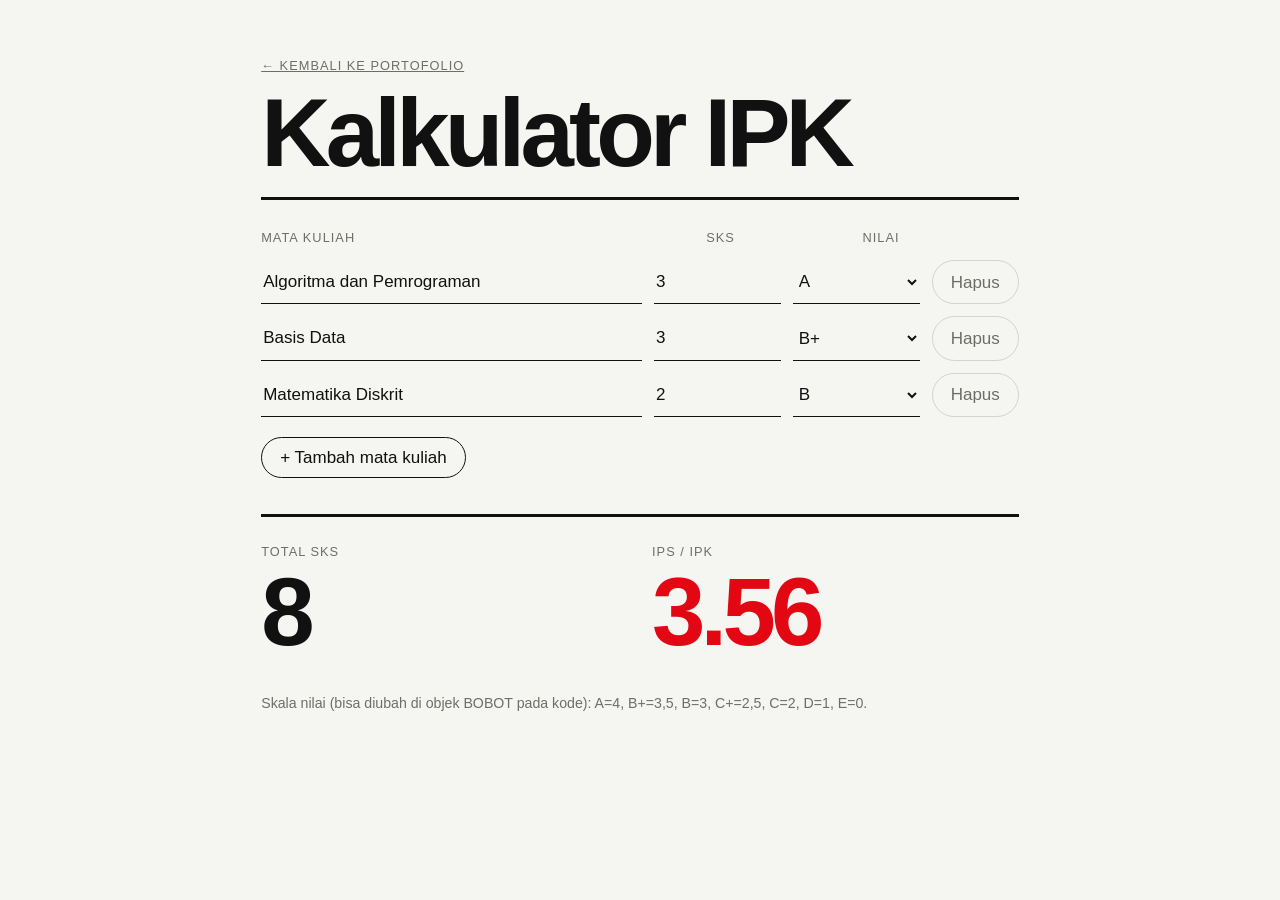
<file: portofolio/projek/kalkulator-ipk.html>
<!DOCTYPE html>
<html lang="id">
<head>
<meta charset="utf-8">
<meta name="viewport" content="width=device-width, initial-scale=1">
<title>Kalkulator IPK</title>
<script>try{var t=localStorage.getItem('tema');if(t)document.documentElement.setAttribute('data-tema',t);}catch(e){}</script>
<style>
:root{--paper:#F5F5F2;--ink:#111;--muted:#6E6E69;--line:#D4D4CE;--accent:#E30613;color-scheme:light}
:root[data-tema="dark"]{--paper:#0F0F0E;--ink:#F2F2EE;--muted:#98988F;--line:#2D2D2A;color-scheme:dark}
@media (prefers-color-scheme:dark){:root:not([data-tema="light"]){--paper:#0F0F0E;--ink:#F2F2EE;--muted:#98988F;--line:#2D2D2A;color-scheme:dark}}
*{box-sizing:border-box;margin:0;padding:0}
body{background:var(--paper);color:var(--ink);font:17px/1.6 "Helvetica Neue",Helvetica,Arial,sans-serif;padding:clamp(20px,4vw,56px);max-width:860px;margin:0 auto}
a{color:inherit}h1{font-size:clamp(2.6rem,9vw,6rem);line-height:.9;letter-spacing:-.05em;margin:12px 0 28px;padding-bottom:20px;border-bottom:3px solid var(--ink)}
.label{font-size:.8rem;letter-spacing:.08em;text-transform:uppercase;color:var(--muted)}
.baris{display:grid;grid-template-columns:3fr 1fr 1fr auto;gap:12px;margin-bottom:12px}
input,select,button{font:inherit;color:inherit;background:transparent;border:0;border-bottom:1.5px solid var(--ink);padding:8px 2px;border-radius:0;min-width:0}
select option{color:#111}
button{cursor:pointer;border:1.5px solid var(--ink);border-radius:99px;padding:6px 18px}
button:hover{background:var(--ink);color:var(--paper)}
button.hapus{border-color:var(--line);color:var(--muted)}
:focus-visible{outline:3px solid var(--accent);outline-offset:3px}
.aksi{display:flex;gap:12px;margin:20px 0 36px}
.hasil{display:grid;grid-template-columns:1fr 1fr;gap:24px;border-top:3px solid var(--ink);padding-top:20px}
.hasil strong{display:block;font-size:clamp(3rem,10vw,6rem);line-height:1;letter-spacing:-.05em}
.hasil strong.merah{color:var(--accent)}
small{display:block;margin-top:32px;color:var(--muted)}
@media(max-width:560px){.baris{grid-template-columns:1fr 70px 70px auto}}
</style>
</head>
<body>
<a class="label" href="../index.html#program">← Kembali ke portofolio</a>
<h1>Kalkulator IPK</h1>
<div class="baris label"><span>Mata kuliah</span><span>SKS</span><span>Nilai</span><span></span></div>
<div id="daftar"></div>
<div class="aksi"><button type="button" id="tambah">+ Tambah mata kuliah</button></div>
<div class="hasil" aria-live="polite">
  <div><span class="label">Total SKS</span><strong id="sks">0</strong></div>
  <div><span class="label">IPS / IPK</span><strong class="merah" id="ipk">0.00</strong></div>
</div>
<small>Skala nilai (bisa diubah di objek BOBOT pada kode): A=4, B+=3,5, B=3, C+=2,5, C=2, D=1, E=0.</small>
<script>
var BOBOT={'A':4,'B+':3.5,'B':3,'C+':2.5,'C':2,'D':1,'E':0};
var daftar=document.getElementById('daftar');
function baris(n,s,g){
  var d=document.createElement('div');d.className='baris';
  var a=document.createElement('input');a.placeholder='Nama mata kuliah';a.value=n||'';a.setAttribute('aria-label','Mata kuliah');
  var b=document.createElement('input');b.type='number';b.min='0';b.max='6';b.value=s||3;b.setAttribute('aria-label','SKS');
  var c=document.createElement('select');c.setAttribute('aria-label','Nilai');
  Object.keys(BOBOT).forEach(function(k){var o=document.createElement('option');o.textContent=k;if(k===(g||'A'))o.selected=true;c.appendChild(o);});
  var x=document.createElement('button');x.type='button';x.className='hapus';x.textContent='Hapus';x.setAttribute('aria-label','Hapus baris');
  x.onclick=function(){d.remove();hitung();};
  [a,b,c].forEach(function(e){e.addEventListener('input',hitung);});
  d.append(a,b,c,x);daftar.appendChild(d);
}
function hitung(){
  var sks=0,poin=0;
  daftar.querySelectorAll('.baris').forEach(function(r){
    var s=parseFloat(r.children[1].value)||0;
    sks+=s;poin+=s*BOBOT[r.children[2].value];
  });
  document.getElementById('sks').textContent=sks;
  document.getElementById('ipk').textContent=sks?(poin/sks).toFixed(2):'0.00';
}
document.getElementById('tambah').onclick=function(){baris();hitung();};
baris('Algoritma dan Pemrograman',3,'A');baris('Basis Data',3,'B+');baris('Matematika Diskrit',2,'B');hitung();
</script>
</body>
</html>
</file>
